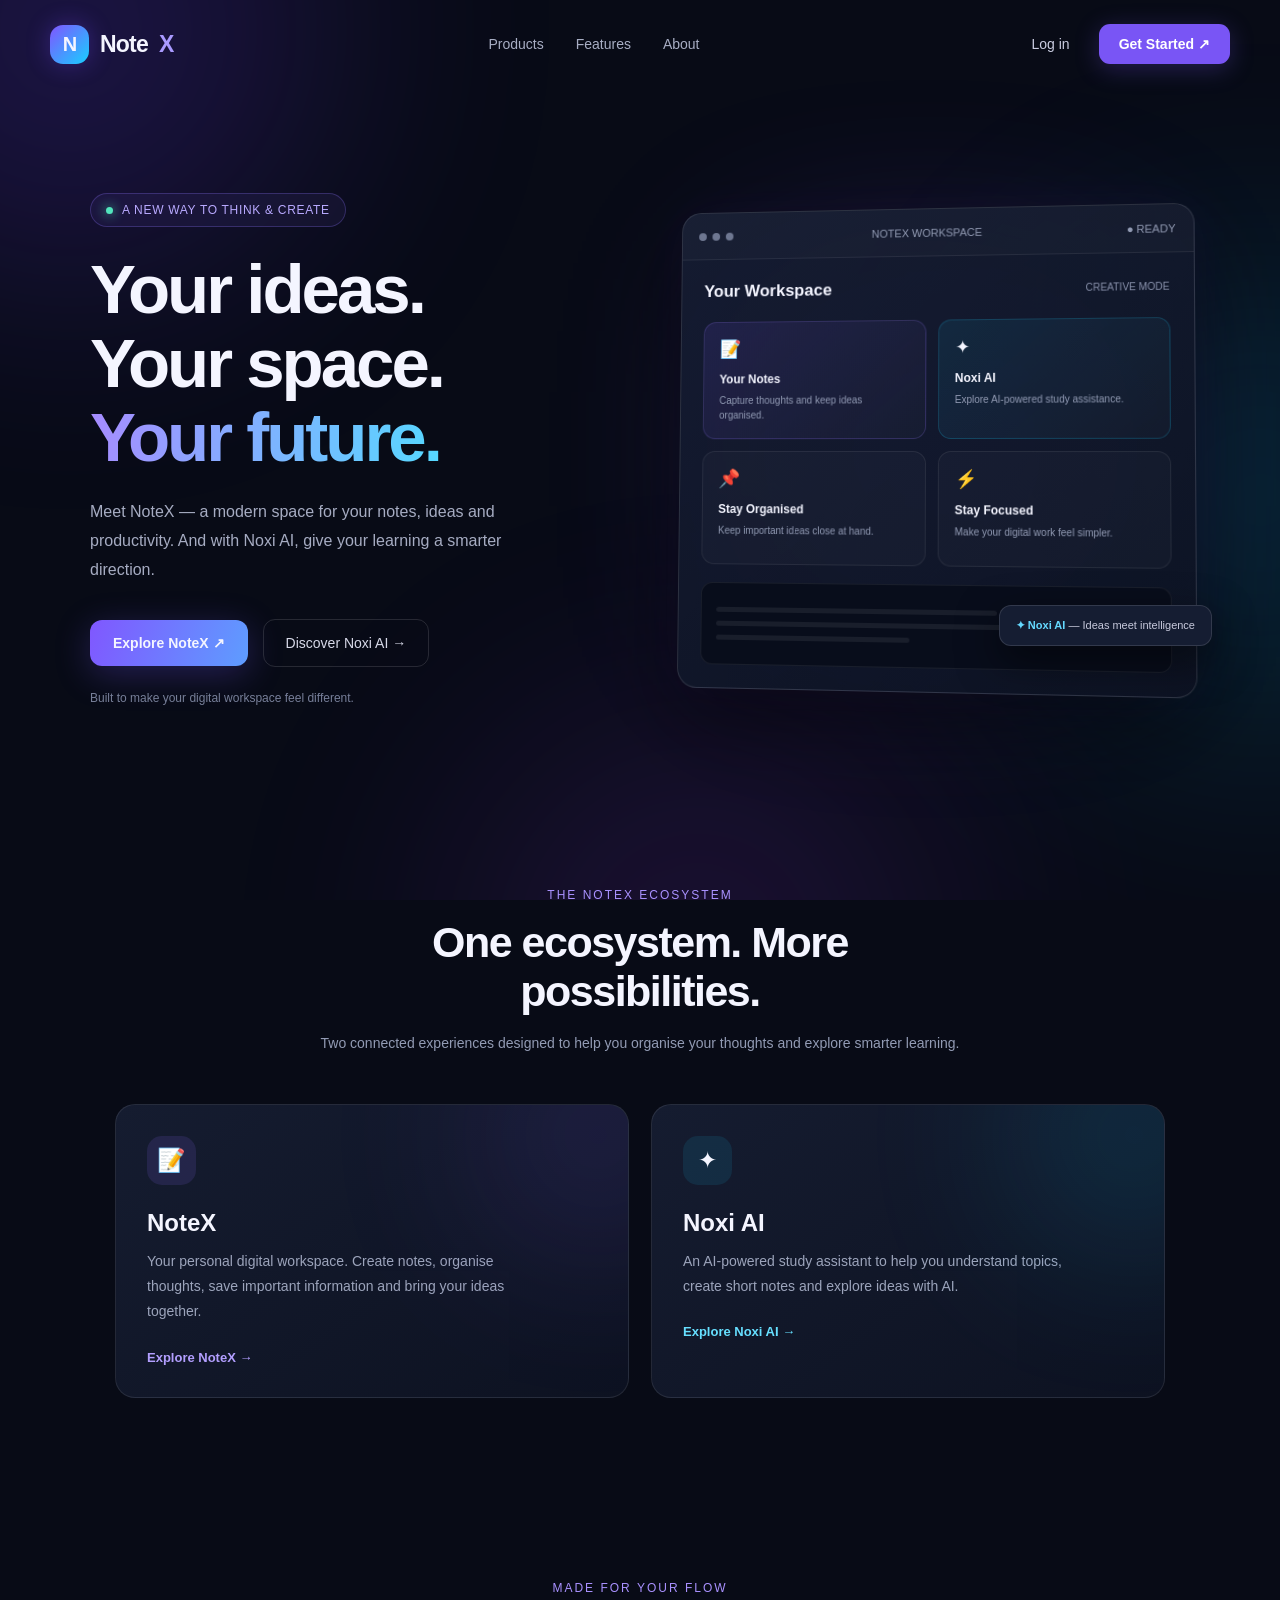
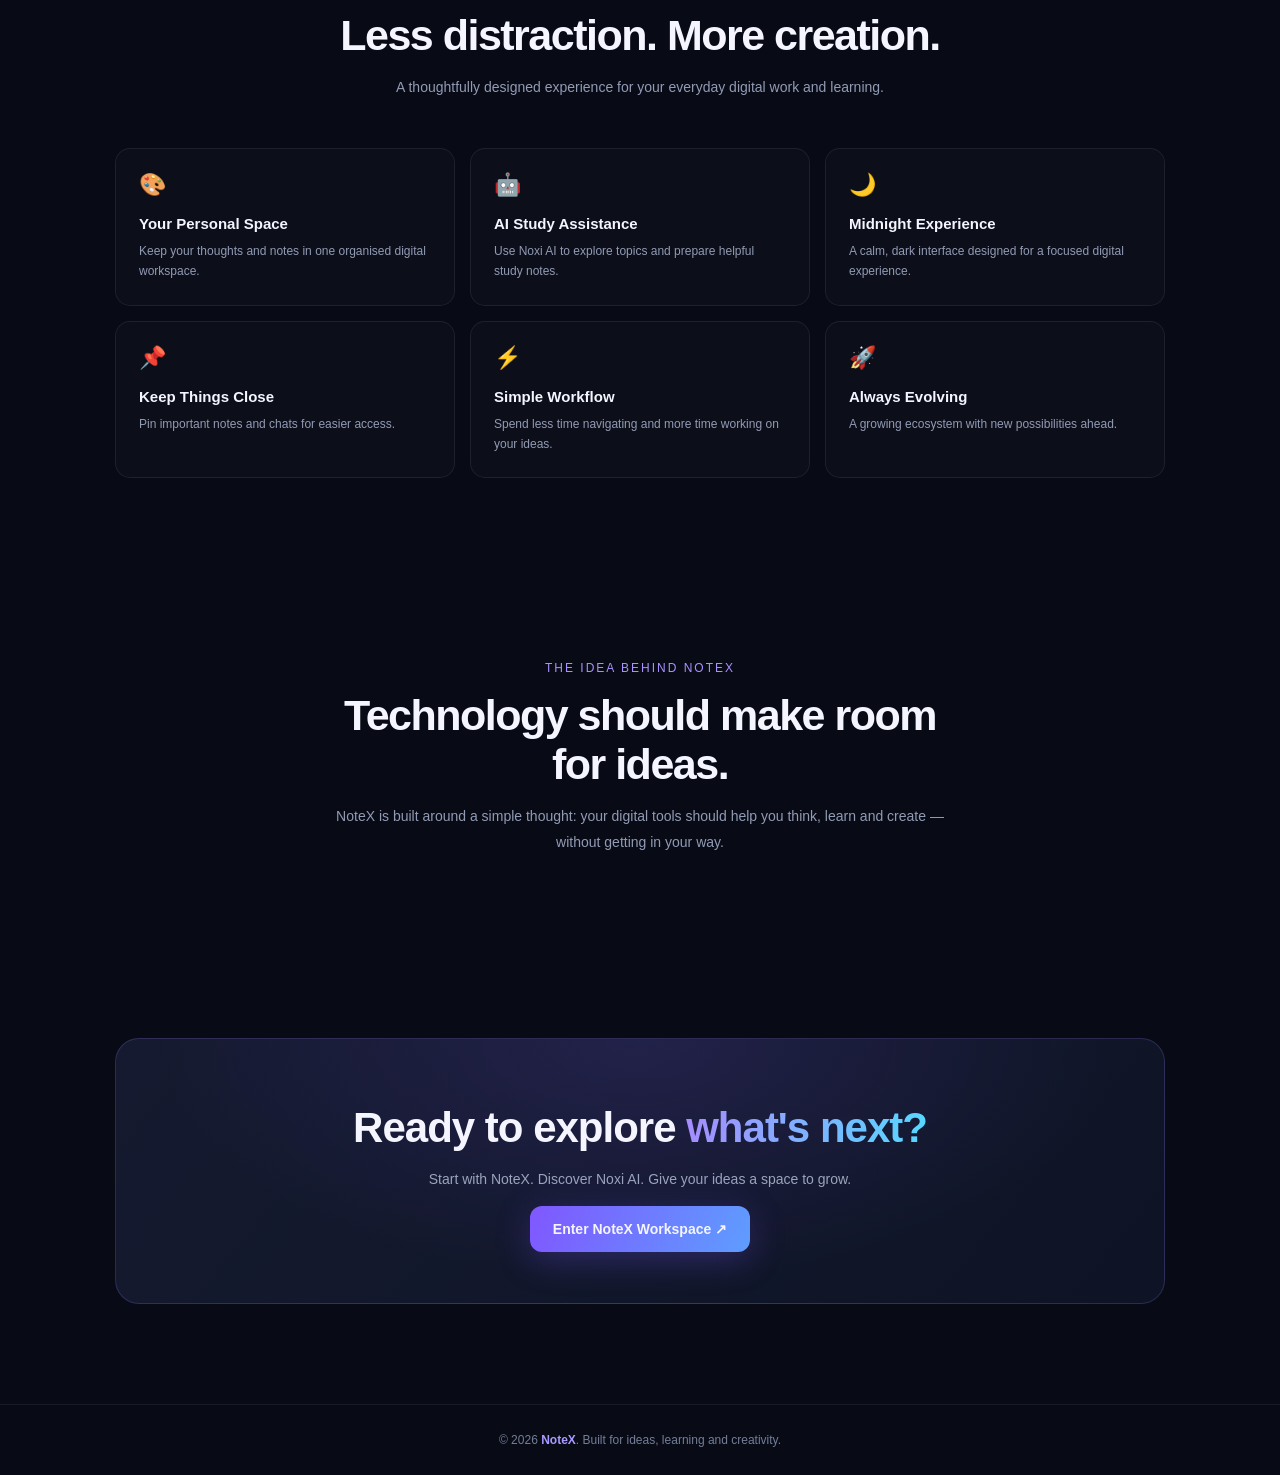
<file: home.html>
<!DOCTYPE html>
<html lang="en">
<head>
    <meta charset="UTF-8">
    <meta name="viewport" content="width=device-width, initial-scale=1.0">

    <title>NoteX — Your Space to Think, Create & Learn</title>

    <meta name="description" content="Meet NoteX, a modern student productivity workspace, and Noxi AI, your AI study assistant for notes, learning and everyday tasks.">
    <meta name="keywords" content="NoteX, NoteX AI, Noxi AI, AI study assistant, student productivity app, online notes maker, study workspace">
    <meta name="author" content="NoteX">
    <meta name="robots" content="index, follow">

    <link rel="canonical" href="https://notex-v2.onrender.com/">

    <meta property="og:title" content="NoteX — Think Beyond Notes">
    <meta property="og:description" content="A smarter space for your notes, ideas and AI-powered learning.">
    <meta property="og:type" content="website">
    <meta property="og:url" content="https://notex-v2.onrender.com/">

    <meta name="theme-color" content="#080b16">

    <style>
        /* ==================== RESET ==================== */

        * {
            margin: 0;
            padding: 0;
            box-sizing: border-box;
        }

        html {
            scroll-behavior: smooth;
        }

        body {
            background: #080b16;
            color: #f4f5ff;
            font-family: Arial, Helvetica, sans-serif;
            overflow-x: hidden;
        }

        a {
            color: inherit;
            text-decoration: none;
        }

        button {
            font-family: inherit;
        }

        /* ==================== BACKGROUND ==================== */

        .background-glow {
            position: fixed;
            inset: 0;
            pointer-events: none;
            overflow: hidden;
            z-index: -1;
        }

        .glow {
            position: absolute;
            width: 500px;
            height: 500px;
            border-radius: 50%;
            filter: blur(130px);
            opacity: .20;
        }

        .glow.one {
            background: #713cff;
            top: -220px;
            left: -180px;
        }

        .glow.two {
            background: #00c8ff;
            right: -230px;
            top: 250px;
            opacity: .13;
        }

        .glow.three {
            background: #a13bff;
            bottom: -300px;
            left: 35%;
            opacity: .12;
        }

        /* ==================== NAVBAR ==================== */

        .navbar {
            width: 100%;
            max-width: 1250px;
            margin: auto;
            padding: 24px 35px;
            display: flex;
            align-items: center;
            justify-content: space-between;
            position: relative;
            z-index: 10;
        }

        .brand {
            display: flex;
            align-items: center;
            gap: 11px;
            font-size: 23px;
            font-weight: 800;
            letter-spacing: -.8px;
        }

        .brand-icon {
            width: 39px;
            height: 39px;
            border-radius: 13px;
            display: grid;
            place-items: center;
            background: linear-gradient(135deg, #8055ff, #18cfff);
            box-shadow: 0 0 25px #754aff55;
            font-size: 20px;
        }

        .brand span {
            color: #a99aff;
        }

        .nav-links {
            display: flex;
            align-items: center;
            gap: 32px;
            color: #a8aec4;
            font-size: 14px;
        }

        .nav-links a:hover {
            color: white;
        }

        .nav-actions {
            display: flex;
            gap: 12px;
            align-items: center;
        }

        .login-btn {
            color: #c9cce0;
            font-size: 14px;
            padding: 11px 17px;
        }

        .nav-cta {
            padding: 12px 20px;
            border-radius: 11px;
            background: #7955f5;
            color: white;
            font-size: 14px;
            font-weight: bold;
            box-shadow: 0 5px 25px #7955f544;
            transition: .25s;
        }

        .nav-cta:hover {
            transform: translateY(-3px);
            background: #906fff;
        }

        /* ==================== HERO ==================== */

        .hero {
            max-width: 1150px;
            margin: auto;
            padding: 105px 25px 90px;
            display: grid;
            grid-template-columns: 1fr 1fr;
            gap: 65px;
            align-items: center;
            min-height: 610px;
        }

        .eyebrow {
            display: inline-flex;
            align-items: center;
            gap: 9px;
            border: 1px solid #8d75ff44;
            background: #8d75ff12;
            padding: 9px 15px;
            border-radius: 30px;
            color: #b9aaff;
            font-size: 12px;
            letter-spacing: .7px;
            margin-bottom: 26px;
        }

        .live-dot {
            width: 7px;
            height: 7px;
            border-radius: 50%;
            background: #52e5bd;
            box-shadow: 0 0 12px #52e5bd;
        }

        .hero h1 {
            font-size: clamp(43px, 5.5vw, 69px);
            line-height: 1.07;
            letter-spacing: -3px;
            font-weight: 800;
        }

        .gradient-text {
            background: linear-gradient(100deg, #a78bff, #55d9ff);
            -webkit-background-clip: text;
            background-clip: text;
            color: transparent;
        }

        .hero-description {
            margin-top: 24px;
            max-width: 470px;
            color: #a6acc2;
            font-size: 16px;
            line-height: 1.8;
        }

        .hero-buttons {
            display: flex;
            align-items: center;
            gap: 15px;
            margin-top: 34px;
            flex-wrap: wrap;
        }

        .primary-btn {
            padding: 15px 23px;
            border-radius: 12px;
            background: linear-gradient(110deg, #8057ff, #5e9dff);
            font-size: 14px;
            font-weight: bold;
            box-shadow: 0 8px 35px #7655ff44;
            transition: .25s;
        }

        .primary-btn:hover {
            transform: translateY(-4px);
            box-shadow: 0 12px 40px #7655ff77;
        }

        .secondary-btn {
            padding: 15px 22px;
            border: 1px solid #ffffff20;
            border-radius: 12px;
            color: #d7d9e8;
            font-size: 14px;
            transition: .25s;
        }

        .secondary-btn:hover {
            border-color: #9d8aff;
            background: #ffffff08;
        }

        .hero-note {
            margin-top: 24px;
            color: #777f99;
            font-size: 12px;
        }

        /* ==================== WORKSPACE PREVIEW ==================== */

        .preview-wrap {
            position: relative;
            perspective: 1000px;
        }

        .preview-glow {
            position: absolute;
            inset: 15%;
            background: #8055ff;
            filter: blur(100px);
            opacity: .28;
        }

        .workspace {
            position: relative;
            border: 1px solid #ffffff20;
            background: linear-gradient(145deg, #151c32ee, #0c1222f5);
            border-radius: 20px;
            overflow: hidden;
            box-shadow: 0 30px 90px #0009, 0 0 50px #8055ff12;
            transform: rotateY(-5deg) rotateX(2deg);
            animation: float 6s ease-in-out infinite;
        }

        @keyframes float {
            0%, 100% { transform: rotateY(-5deg) rotateX(2deg) translateY(0); }
            50% { transform: rotateY(-5deg) rotateX(2deg) translateY(-9px); }
        }

        .window-bar {
            height: 48px;
            padding: 0 17px;
            display: flex;
            align-items: center;
            justify-content: space-between;
            border-bottom: 1px solid #ffffff12;
            background: #ffffff04;
        }

        .window-dots {
            display: flex;
            gap: 6px;
        }

        .window-dots i {
            width: 8px;
            height: 8px;
            border-radius: 50%;
            background: #6e7791;
        }

        .window-name {
            font-size: 11px;
            color: #929bb4;
        }

        .workspace-content {
            padding: 23px;
        }

        .workspace-heading {
            display: flex;
            justify-content: space-between;
            align-items: center;
            margin-bottom: 21px;
        }

        .workspace-heading h3 {
            font-size: 17px;
        }

        .workspace-heading small {
            color: #8992ac;
            font-size: 10px;
        }

        .mini-grid {
            display: grid;
            grid-template-columns: 1fr 1fr;
            gap: 12px;
        }

        .mini-card {
            min-height: 115px;
            border: 1px solid #ffffff12;
            background: #ffffff06;
            padding: 16px;
            border-radius: 13px;
        }

        .mini-card .mini-icon {
            font-size: 18px;
            margin-bottom: 13px;
        }

        .mini-card h4 {
            font-size: 12px;
            margin-bottom: 7px;
        }

        .mini-card p {
            font-size: 10px;
            color: #929bb4;
            line-height: 1.5;
        }

        .purple-card {
            background: linear-gradient(140deg, #7955f522, #ffffff05);
            border-color: #987bff33;
        }

        .cyan-card {
            background: linear-gradient(140deg, #18cfff16, #ffffff05);
            border-color: #18cfff30;
        }

        .note-lines {
            margin-top: 18px;
            padding: 15px;
            border: 1px solid #ffffff12;
            border-radius: 12px;
            background: #080d1b;
        }

        .note-lines span {
            display: block;
            height: 5px;
            border-radius: 5px;
            background: #ffffff12;
            margin: 9px 0;
        }

        .note-lines span:nth-child(1) { width: 65%; }
        .note-lines span:nth-child(2) { width: 90%; }
        .note-lines span:nth-child(3) { width: 45%; }

        .floating-label {
            position: absolute;
            right: -22px;
            bottom: 45px;
            background: #151d32;
            border: 1px solid #ffffff20;
            border-radius: 12px;
            padding: 13px 16px;
            box-shadow: 0 15px 40px #0008;
            font-size: 11px;
            color: #c7c9dc;
        }

        .floating-label strong {
            color: #65d9ff;
        }

        /* ==================== SECTION COMMON ==================== */

        .section {
            max-width: 1100px;
            margin: auto;
            padding: 90px 25px;
        }

        .section-heading {
            text-align: center;
            max-width: 650px;
            margin: 0 auto 48px;
        }

        .section-heading small {
            color: #a991ff;
            font-size: 12px;
            letter-spacing: 2px;
            text-transform: uppercase;
        }

        .section-heading h2 {
            margin-top: 15px;
            font-size: clamp(30px, 4vw, 43px);
            letter-spacing: -1.5px;
        }

        .section-heading p {
            color: #929bb4;
            line-height: 1.8;
            font-size: 14px;
            margin-top: 15px;
        }

        /* ==================== PRODUCT CARDS ==================== */

        .product-grid {
            display: grid;
            grid-template-columns: 1fr 1fr;
            gap: 22px;
        }

        .product-card {
            position: relative;
            overflow: hidden;
            min-height: 290px;
            padding: 31px;
            border-radius: 20px;
            border: 1px solid #ffffff17;
            background: linear-gradient(145deg, #151c30, #0d1221);
            transition: .3s;
        }

        .product-card:hover {
            transform: translateY(-7px);
            border-color: #8b77ff66;
            box-shadow: 0 20px 60px #0005;
        }

        .product-card::after {
            content: "";
            position: absolute;
            width: 220px;
            height: 220px;
            border-radius: 50%;
            filter: blur(90px);
            opacity: .17;
            right: -80px;
            top: -80px;
            pointer-events: none;
        }

        .notex-card::after { background: #855cff; }
        .noxi-card::after { background: #14caff; }

        .product-icon {
            width: 49px;
            height: 49px;
            display: grid;
            place-items: center;
            border-radius: 15px;
            background: #8b6aff22;
            font-size: 23px;
            margin-bottom: 24px;
        }

        .noxi-card .product-icon {
            background: #17cfff19;
        }

        .product-card h3 {
            font-size: 24px;
            margin-bottom: 12px;
        }

        .product-card p {
            color: #9ca4bb;
            font-size: 14px;
            line-height: 1.8;
            max-width: 400px;
        }

        .product-link {
            display: inline-block;
            margin-top: 25px;
            font-size: 13px;
            font-weight: bold;
            color: #b39fff;
        }

        .noxi-card .product-link {
            color: #66dfff;
        }

        /* ==================== FEATURES ==================== */

        .features-grid {
            display: grid;
            grid-template-columns: repeat(3, 1fr);
            gap: 15px;
        }

        .feature {
            padding: 23px;
            border: 1px solid #ffffff12;
            background: #ffffff05;
            border-radius: 15px;
            transition: .25s;
        }

        .feature:hover {
            background: #ffffff09;
            border-color: #927aff55;
        }

        .feature-icon {
            font-size: 22px;
            margin-bottom: 17px;
        }

        .feature h4 {
            font-size: 15px;
            margin-bottom: 9px;
        }

        .feature p {
            font-size: 12px;
            line-height: 1.7;
            color: #929bb4;
        }

        /* ==================== FINAL CTA ==================== */

        .final-cta {
            max-width: 1050px;
            margin: 45px auto 100px;
            padding: 65px 25px;
            text-align: center;
            border: 1px solid #9b83ff33;
            border-radius: 24px;
            background:
                radial-gradient(ellipse at top, #815aff25, transparent 65%),
                linear-gradient(130deg, #151a30, #0e1425);
        }

        .final-cta h2 {
            font-size: clamp(29px, 4vw, 42px);
            letter-spacing: -1px;
        }

        .final-cta p {
            color: #9ba4bc;
            margin: 16px auto 28px;
            font-size: 14px;
            line-height: 1.7;
            max-width: 500px;
        }

        /* ==================== FOOTER ==================== */

        footer {
            border-top: 1px solid #ffffff12;
            padding: 28px 25px;
            text-align: center;
            color: #737e98;
            font-size: 12px;
        }

        footer strong {
            color: #a99aff;
        }

        /* ==================== RESPONSIVE ==================== */

        @media (max-width: 850px) {
            .nav-links {
                display: none;
            }

            .hero {
                grid-template-columns: 1fr;
                gap: 55px;
                padding-top: 75px;
            }

            .hero-content {
                text-align: center;
            }

            .hero-description {
                margin-left: auto;
                margin-right: auto;
            }

            .hero-buttons {
                justify-content: center;
            }

            .workspace {
                max-width: 550px;
                margin: auto;
            }

            .floating-label {
                right: 0;
            }
        }

        @media (max-width: 600px) {
            .navbar {
                padding: 18px 17px;
            }

            .brand {
                font-size: 19px;
            }

            .brand-icon {
                width: 34px;
                height: 34px;
            }

            .nav-actions {
                gap: 5px;
            }

            .login-btn {
                padding: 10px;
                font-size: 12px;
            }

            .nav-cta {
                padding: 10px 13px;
                font-size: 12px;
            }

            .hero {
                padding: 65px 20px 55px;
                gap: 45px;
            }

            .hero h1 {
                letter-spacing: -2px;
            }

            .hero-description {
                font-size: 14px;
            }

            .workspace-content {
                padding: 15px;
            }

            .mini-card {
                padding: 12px;
            }

            .section {
                padding: 65px 20px;
            }

            .product-grid,
            .features-grid {
                grid-template-columns: 1fr;
            }

            .product-card {
                min-height: 250px;
            }

            .final-cta {
                margin: 20px 15px 65px;
                padding: 50px 20px;
            }

            .floating-label {
                right: -5px;
                bottom: 20px;
                font-size: 9px;
            }
        }

        /* ==================== REDUCED MOTION ==================== */

        @media (prefers-reduced-motion: reduce) {
            *,
            *::before,
            *::after {
                scroll-behavior: auto !important;
                animation-duration: .01ms !important;
                transition-duration: .01ms !important;
            }
        }
    </style>
    <meta name="google-site-verification" content="RV-XaHUMoiCeiFRzH8Rs7NpYiz7qJN7iMt0io_NsCOg" />
</head>

<body>

    <!-- ==================== BACKGROUND ==================== -->

    <div class="background-glow">
        <div class="glow one"></div>
        <div class="glow two"></div>
        <div class="glow three"></div>
    </div>

    <!-- ==================== NAVBAR ==================== -->

    <nav class="navbar">

        <a href="/" class="brand">
            <div class="brand-icon">N</div>
            Note<span>X</span>
        </a>

        <div class="nav-links">
            <a href="#products">Products</a>
            <a href="#features">Features</a>
            <a href="#about">About</a>
        </div>

        <div class="nav-actions">
            <a href="/login" class="login-btn">Log in</a>
            <a href="/login" class="nav-cta">Get Started ↗</a>
        </div>

    </nav>

    <!-- ==================== HERO ==================== -->

    <main>

        <section class="hero">

            <div class="hero-content">

                <div class="eyebrow">
                    <span class="live-dot"></span>
                    A NEW WAY TO THINK & CREATE
                </div>

                <h1>
                    Your ideas.
                    <br>
                    Your space.
                    <br>
                    <span class="gradient-text">Your future.</span>
                </h1>

                <p class="hero-description">
                    Meet NoteX — a modern space for your notes, ideas
                    and productivity. And with Noxi AI, give your
                    learning a smarter direction.
                </p>

                <div class="hero-buttons">
                    <a href="/login" class="primary-btn">
                        Explore NoteX ↗
                    </a>

                    <a href="/noxi-login" class="secondary-btn">
                        Discover Noxi AI →
                    </a>
                </div>

                <div class="hero-note">
                    Built to make your digital workspace feel different.
                </div>

            </div>

            <!-- ==================== APP PREVIEW ==================== -->

            <div class="preview-wrap">

                <div class="preview-glow"></div>

                <div class="workspace">

                    <div class="window-bar">
                        <div class="window-dots">
                            <i></i><i></i><i></i>
                        </div>
                        <div class="window-name">NOTEX WORKSPACE</div>
                        <div class="window-name">● READY</div>
                    </div>

                    <div class="workspace-content">

                        <div class="workspace-heading">
                            <h3>Your Workspace</h3>
                            <small>CREATIVE MODE</small>
                        </div>

                        <div class="mini-grid">

                            <div class="mini-card purple-card">
                                <div class="mini-icon">📝</div>
                                <h4>Your Notes</h4>
                                <p>Capture thoughts and keep ideas organised.</p>
                            </div>

                            <div class="mini-card cyan-card">
                                <div class="mini-icon">✦</div>
                                <h4>Noxi AI</h4>
                                <p>Explore AI-powered study assistance.</p>
                            </div>

                            <div class="mini-card">
                                <div class="mini-icon">📌</div>
                                <h4>Stay Organised</h4>
                                <p>Keep important ideas close at hand.</p>
                            </div>

                            <div class="mini-card">
                                <div class="mini-icon">⚡</div>
                                <h4>Stay Focused</h4>
                                <p>Make your digital work feel simpler.</p>
                            </div>

                        </div>

                        <div class="note-lines">
                            <span></span>
                            <span></span>
                            <span></span>
                        </div>

                    </div>
                </div>

                <div class="floating-label">
                    <strong>✦ Noxi AI</strong> — Ideas meet intelligence
                </div>

            </div>

        </section>

        <!-- ==================== PRODUCTS ==================== -->

        <section class="section" id="products">

            <div class="section-heading">
                <small>THE NOTEX ECOSYSTEM</small>
                <h2>One ecosystem. More possibilities.</h2>
                <p>
                    Two connected experiences designed to help you
                    organise your thoughts and explore smarter learning.
                </p>
            </div>

            <div class="product-grid">

                <div class="product-card notex-card">

                    <div class="product-icon">📝</div>

                    <h3>NoteX</h3>

                    <p>
                        Your personal digital workspace. Create notes,
                        organise thoughts, save important information
                        and bring your ideas together.
                    </p>

                    <a href="/login" class="product-link">
                        Explore NoteX →
                    </a>

                </div>

                <div class="product-card noxi-card">

                    <div class="product-icon">✦</div>

                    <h3>Noxi AI</h3>

                    <p>
                        An AI-powered study assistant to help you
                        understand topics, create short notes and
                        explore ideas with AI.
                    </p>

                    <a href="/noxi-login" class="product-link">
                        Explore Noxi AI →
                    </a>

                </div>

            </div>

        </section>

        <!-- ==================== FEATURES ==================== -->

        <section class="section" id="features">

            <div class="section-heading">
                <small>MADE FOR YOUR FLOW</small>
                <h2>Less distraction. More creation.</h2>
                <p>
                    A thoughtfully designed experience for your
                    everyday digital work and learning.
                </p>
            </div>

            <div class="features-grid">

                <div class="feature">
                    <div class="feature-icon">🎨</div>
                    <h4>Your Personal Space</h4>
                    <p>
                        Keep your thoughts and notes in one
                        organised digital workspace.
                    </p>
                </div>

                <div class="feature">
                    <div class="feature-icon">🤖</div>
                    <h4>AI Study Assistance</h4>
                    <p>
                        Use Noxi AI to explore topics and
                        prepare helpful study notes.
                    </p>
                </div>

                <div class="feature">
                    <div class="feature-icon">🌙</div>
                    <h4>Midnight Experience</h4>
                    <p>
                        A calm, dark interface designed
                        for a focused digital experience.
                    </p>
                </div>

                <div class="feature">
                    <div class="feature-icon">📌</div>
                    <h4>Keep Things Close</h4>
                    <p>
                        Pin important notes and chats
                        for easier access.
                    </p>
                </div>

                <div class="feature">
                    <div class="feature-icon">⚡</div>
                    <h4>Simple Workflow</h4>
                    <p>
                        Spend less time navigating and
                        more time working on your ideas.
                    </p>
                </div>

                <div class="feature">
                    <div class="feature-icon">🚀</div>
                    <h4>Always Evolving</h4>
                    <p>
                        A growing ecosystem with new
                        possibilities ahead.
                    </p>
                </div>

            </div>

        </section>

        <!-- ==================== ABOUT ==================== -->

        <section class="section" id="about">

            <div class="section-heading">
                <small>THE IDEA BEHIND NOTEX</small>
                <h2>Technology should make room for ideas.</h2>
                <p>
                    NoteX is built around a simple thought:
                    your digital tools should help you think,
                    learn and create — without getting in your way.
                </p>
            </div>

        </section>

        <!-- ==================== FINAL CTA ==================== -->

        <section class="final-cta">

            <h2>
                Ready to explore
                <span class="gradient-text">what's next?</span>
            </h2>

            <p>
                Start with NoteX. Discover Noxi AI.
                Give your ideas a space to grow.
            </p>

            <a href="/login" class="primary-btn">
                Enter NoteX Workspace ↗
            </a>

        </section>

    </main>

    <!-- ==================== FOOTER ==================== -->

    <footer>
        © 2026 <strong>NoteX</strong>. Built for ideas, learning and creativity.
    </footer>

</body>
</html>
</file>
